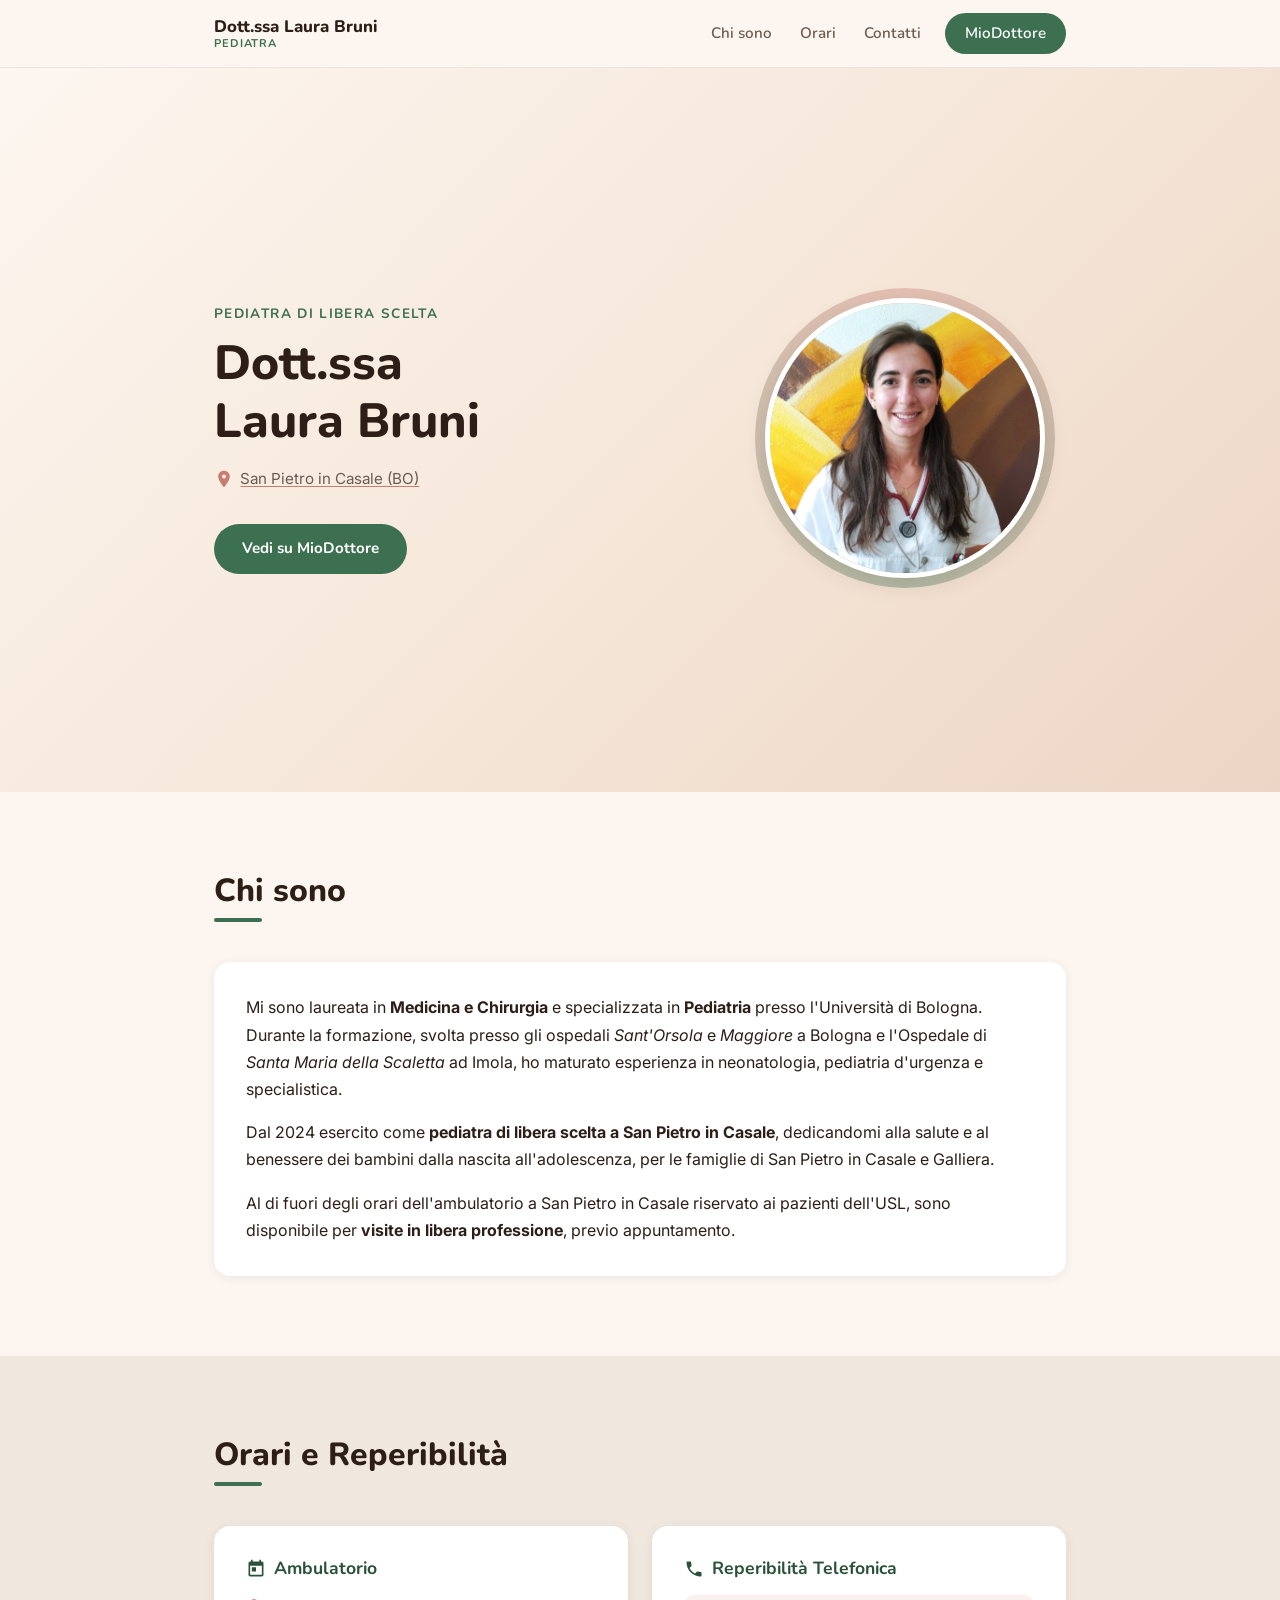
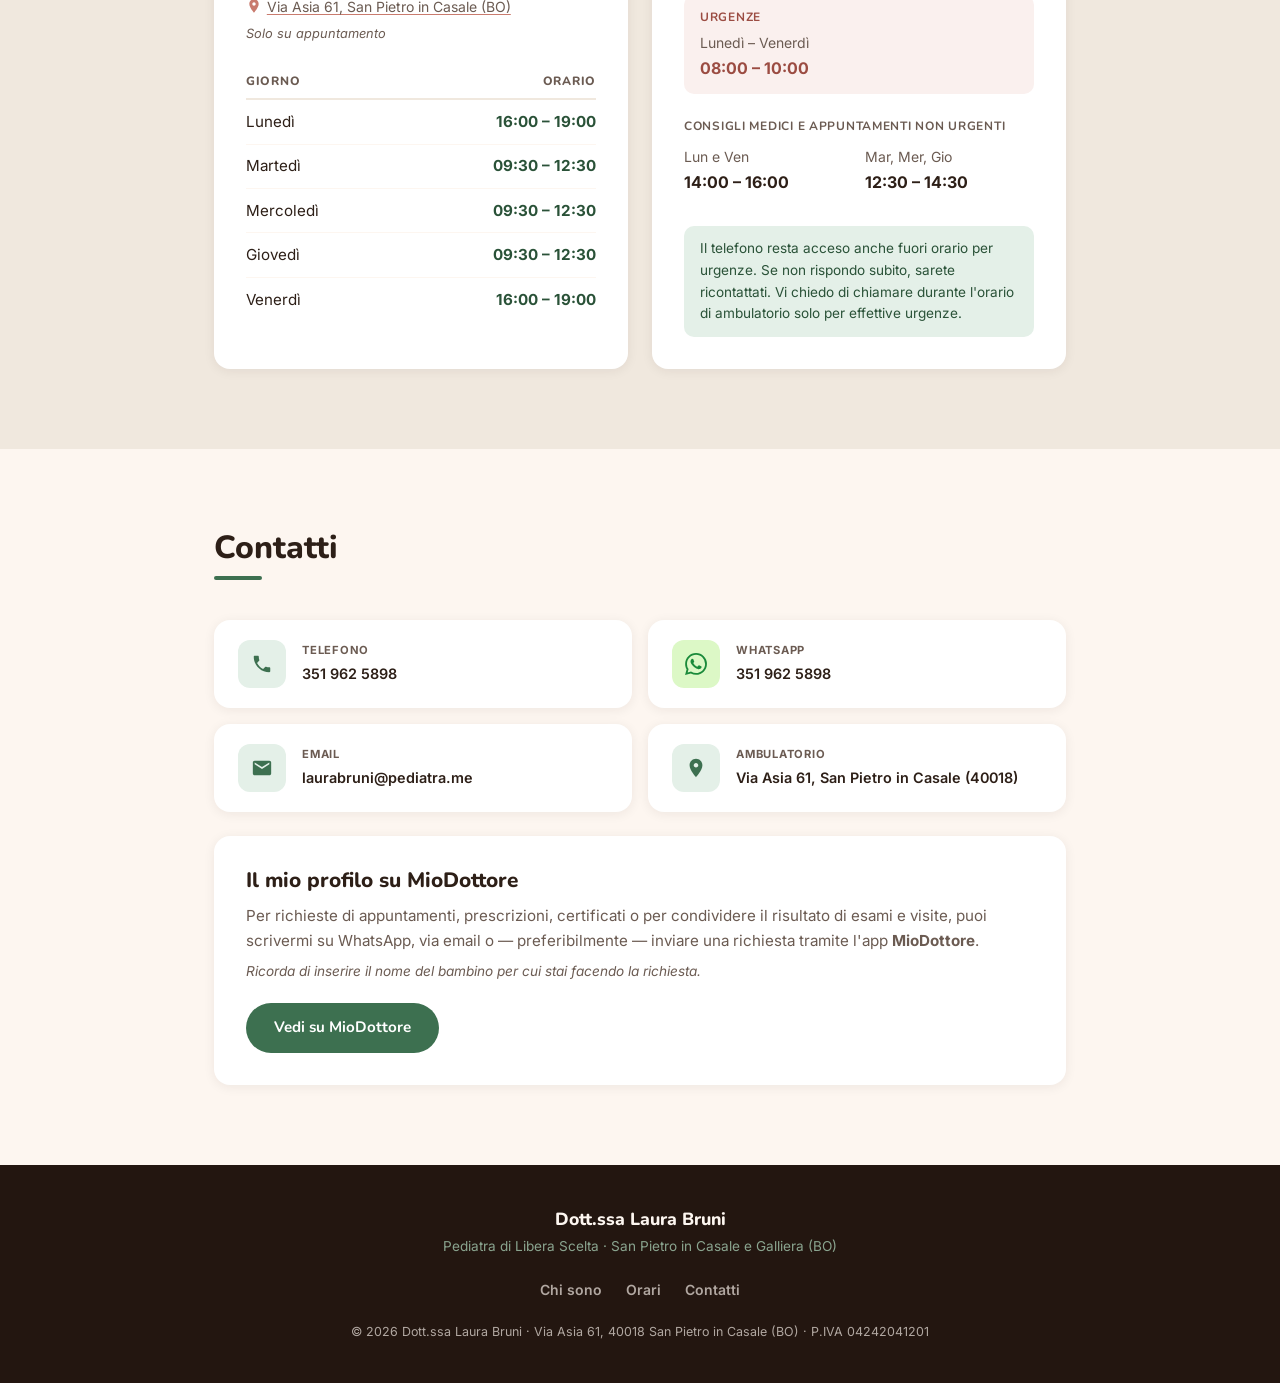
<file: index.html>
<!DOCTYPE html>
<html lang="it">
<head>
  <meta charset="UTF-8">
  <meta name="viewport" content="width=device-width, initial-scale=1.0">
  <meta name="description" content="Dott.ssa Laura Bruni, Pediatra di Libera Scelta a San Pietro in Casale (BO), per le famiglie di San Pietro in Casale e Galliera. Orari ambulatorio, reperibilità e contatti.">
  <meta property="og:title" content="Dott.ssa Laura Bruni – Pediatra a San Pietro in Casale">
  <meta property="og:description" content="Pediatra di Libera Scelta a San Pietro in Casale (BO), per le famiglie di San Pietro in Casale e Galliera. Orari e contatti.">
  <meta property="og:type" content="website">
  <meta property="og:url" content="https://laurabruni.it/">
  <meta property="og:site_name" content="Dott.ssa Laura Bruni – Pediatra">
  <link rel="canonical" href="https://laurabruni.it/">
  <link rel="icon" type="image/svg+xml" href="favicon.svg">
  <title>Dott.ssa Laura Bruni – Pediatra a San Pietro in Casale (BO)</title>
  <script type="application/ld+json">
  {
    "@context": "https://schema.org",
    "@type": "WebSite",
    "name": "Dott.ssa Laura Bruni – Pediatra",
    "alternateName": ["Pediatra Laura Bruni", "Dott.ssa Laura Bruni"],
    "url": "https://laurabruni.it/"
  }
  </script>
  <script type="application/ld+json">
  {
    "@context": "https://schema.org",
    "@type": "Physician",
    "name": "Dott.ssa Laura Bruni",
    "description": "Pediatra di Libera Scelta a San Pietro in Casale (BO), per le famiglie di San Pietro in Casale e Galliera",
    "url": "https://laurabruni.it/",
    "image": "https://laurabruni.it/profilepic.jpg",
    "telephone": "+393519625898",
    "email": "laurabruni@pediatra.me",
    "medicalSpecialty": "Pediatrics",
    "address": {
      "@type": "PostalAddress",
      "streetAddress": "Via Asia 61",
      "postalCode": "40018",
      "addressLocality": "San Pietro in Casale",
      "addressRegion": "BO",
      "addressCountry": "IT"
    },
    "areaServed": [
      { "@type": "City", "name": "San Pietro in Casale" },
      { "@type": "City", "name": "Galliera" }
    ],
    "openingHoursSpecification": [
      { "@type": "OpeningHoursSpecification", "dayOfWeek": ["Monday", "Friday"], "opens": "16:00", "closes": "19:00" },
      { "@type": "OpeningHoursSpecification", "dayOfWeek": ["Tuesday", "Wednesday", "Thursday"], "opens": "09:30", "closes": "12:30" }
    ],
    "sameAs": [
      "https://www.miodottore.it/laura-bruni-2"
    ]
  }
  </script>
  <link rel="preconnect" href="https://fonts.googleapis.com">
  <link rel="preconnect" href="https://fonts.gstatic.com" crossorigin>
  <link href="https://fonts.googleapis.com/css2?family=Nunito:ital,wght@0,400;0,600;0,700;0,800;1,400&family=Inter:wght@400;500;600&display=swap" rel="stylesheet">
  <link rel="stylesheet" href="style.css">
</head>
<body>

  <header class="navbar">
    <div class="navbar-inner container">
      <a href="#home" class="navbar-brand">
        Dott.ssa Laura Bruni
        <span>Pediatra</span>
      </a>
      <input type="checkbox" id="nav-toggle" class="nav-toggle-input" aria-hidden="true">
      <label for="nav-toggle" class="hamburger" aria-label="Apri/chiudi menu">
        <span></span>
        <span></span>
        <span></span>
      </label>
      <nav class="nav-links" aria-label="Navigazione principale">
        <a href="#chi-sono" class="nav-link">Chi sono</a>
        <a href="#orari" class="nav-link">Orari</a>
        <a href="#contatti" class="nav-link">Contatti</a>
        <a href="https://www.miodottore.it/laura-bruni-2" target="_blank" rel="noopener" class="nav-link nav-cta">MioDottore</a>
      </nav>
    </div>
  </header>

  <main>

    <section id="home" class="hero">
      <div class="container hero-inner">
        <div class="hero-text">
          <p class="hero-subtitle">Pediatra di Libera Scelta</p>
          <h1 class="hero-name">Dott.ssa<br>Laura Bruni</h1>
          <p class="hero-location">
            <svg xmlns="http://www.w3.org/2000/svg" viewBox="0 0 24 24" fill="currentColor" aria-hidden="true" class="icon-sm">
              <path d="M12 2C8.13 2 5 5.13 5 9c0 5.25 7 13 7 13s7-7.75 7-13c0-3.87-3.13-7-7-7zm0 9.5c-1.38 0-2.5-1.12-2.5-2.5s1.12-2.5 2.5-2.5 2.5 1.12 2.5 2.5-1.12 2.5-2.5 2.5z"/>
            </svg>
            <a href="https://maps.google.com/?q=Via+Asia+61,+San+Pietro+in+Casale,+BO" target="_blank" rel="noopener">San Pietro in Casale (BO)</a>
          </p>
          <div class="hero-actions">
            <a href="https://www.miodottore.it/laura-bruni-2" target="_blank" rel="noopener" class="btn btn-primary">Vedi su MioDottore</a>
          </div>
        </div>
        <div class="hero-photo">
          <div class="photo-wrapper">
            <img src="profilepic.jpg" alt="Dott.ssa Laura Bruni, Pediatra" class="profile-photo">
          </div>
        </div>
      </div>
    </section>

    <section id="chi-sono" class="section">
      <div class="container">
        <h2 class="section-title">Chi sono</h2>
        <div class="card about-card">
          <p>Mi sono laureata in <strong>Medicina e Chirurgia</strong> e specializzata in <strong>Pediatria</strong> presso l'Università di Bologna. Durante la formazione, svolta presso gli ospedali <em>Sant'Orsola</em> e <em>Maggiore</em> a Bologna e l'Ospedale di <em>Santa Maria della Scaletta</em> ad Imola, ho maturato esperienza in neonatologia, pediatria d'urgenza e specialistica.</p>
          <p>Dal 2024 esercito come <strong>pediatra di libera scelta a San Pietro in Casale</strong>, dedicandomi alla salute e al benessere dei bambini dalla nascita all'adolescenza, per le famiglie di San Pietro in Casale e Galliera.</p>
          <p>Al di fuori degli orari dell'ambulatorio a San Pietro in Casale riservato ai pazienti dell'USL, sono disponibile per <strong>visite in libera professione</strong>, previo appuntamento.</p>
        </div>
      </div>
    </section>

    <section id="orari" class="section section--alt">
      <div class="container">
        <h2 class="section-title">Orari e Reperibilità</h2>
        <div class="orari-grid">

          <div class="card">
            <h3 class="card-title">
              <svg xmlns="http://www.w3.org/2000/svg" viewBox="0 0 24 24" fill="currentColor" aria-hidden="true" class="icon-sm">
                <path d="M19 3h-1V1h-2v2H8V1H6v2H5c-1.11 0-1.99.9-1.99 2L3 19c0 1.1.89 2 2 2h14c1.1 0 2-.9 2-2V5c0-1.1-.9-2-2-2zm0 16H5V8h14v11zM7 10h5v5H7z"/>
              </svg>
              Ambulatorio
            </h3>
            <p class="card-address">
              <svg xmlns="http://www.w3.org/2000/svg" viewBox="0 0 24 24" fill="currentColor" aria-hidden="true" class="icon-xs">
                <path d="M12 2C8.13 2 5 5.13 5 9c0 5.25 7 13 7 13s7-7.75 7-13c0-3.87-3.13-7-7-7zm0 9.5c-1.38 0-2.5-1.12-2.5-2.5s1.12-2.5 2.5-2.5 2.5 1.12 2.5 2.5-1.12 2.5-2.5 2.5z"/>
              </svg>
              <a href="https://maps.google.com/?q=Via+Asia+61,+San+Pietro+in+Casale,+BO" target="_blank" rel="noopener">Via Asia 61, San Pietro in Casale (BO)</a>
            </p>
            <p class="card-note">Solo su appuntamento</p>
            <table class="schedule-table">
              <thead>
                <tr>
                  <th scope="col">Giorno</th>
                  <th scope="col">Orario</th>
                </tr>
              </thead>
              <tbody>
                <tr><td>Lunedì</td><td>16:00 – 19:00</td></tr>
                <tr><td>Martedì</td><td>09:30 – 12:30</td></tr>
                <tr><td>Mercoledì</td><td>09:30 – 12:30</td></tr>
                <tr><td>Giovedì</td><td>09:30 – 12:30</td></tr>
                <tr><td>Venerdì</td><td>16:00 – 19:00</td></tr>
              </tbody>
            </table>
          </div>

          <div class="card">
            <h3 class="card-title">
              <svg xmlns="http://www.w3.org/2000/svg" viewBox="0 0 24 24" fill="currentColor" aria-hidden="true" class="icon-sm">
                <path d="M6.62 10.79c1.44 2.83 3.76 5.14 6.59 6.59l2.2-2.2c.27-.27.67-.36 1.02-.24 1.12.37 2.33.57 3.57.57.55 0 1 .45 1 1V20c0 .55-.45 1-1 1-9.39 0-17-7.61-17-17 0-.55.45-1 1-1h3.5c.55 0 1 .45 1 1 0 1.25.2 2.45.57 3.57.11.35.03.74-.25 1.02l-2.2 2.2z"/>
              </svg>
              Reperibilità Telefonica
            </h3>
            <div class="reperibilita-block reperibilita-urgenze">
              <p class="reperibilita-label">Urgenze</p>
              <p class="reperibilita-days">Lunedì – Venerdì</p>
              <p class="reperibilita-time">08:00 – 10:00</p>
            </div>
            <div class="reperibilita-block">
              <p class="reperibilita-label">Consigli medici e appuntamenti non urgenti</p>
              <div class="reperibilita-row">
                <div>
                  <p class="reperibilita-days">Lun e Ven</p>
                  <p class="reperibilita-time">14:00 – 16:00</p>
                </div>
                <div>
                  <p class="reperibilita-days">Mar, Mer, Gio</p>
                  <p class="reperibilita-time">12:30 – 14:30</p>
                </div>
              </div>
            </div>
            <p class="card-note card-note--info">
              Il telefono resta acceso anche fuori orario per urgenze. Se non rispondo subito, sarete ricontattati. Vi chiedo di chiamare durante l'orario di ambulatorio solo per effettive urgenze.
            </p>
          </div>

        </div>
      </div>
    </section>

    <section id="contatti" class="section">
      <div class="container">
        <h2 class="section-title">Contatti</h2>

        <div class="contacts-grid">

          <a href="tel:+393519625898" class="contact-card">
            <div class="contact-icon">
              <svg xmlns="http://www.w3.org/2000/svg" viewBox="0 0 24 24" fill="currentColor" aria-hidden="true">
                <path d="M6.62 10.79c1.44 2.83 3.76 5.14 6.59 6.59l2.2-2.2c.27-.27.67-.36 1.02-.24 1.12.37 2.33.57 3.57.57.55 0 1 .45 1 1V20c0 .55-.45 1-1 1-9.39 0-17-7.61-17-17 0-.55.45-1 1-1h3.5c.55 0 1 .45 1 1 0 1.25.2 2.45.57 3.57.11.35.03.74-.25 1.02l-2.2 2.2z"/>
              </svg>
            </div>
            <div class="contact-info">
              <span class="contact-label">Telefono</span>
              <span class="contact-value">351 962 5898</span>
            </div>
          </a>

          <a href="https://wa.me/393519625898" target="_blank" rel="noopener" class="contact-card">
            <div class="contact-icon contact-icon--whatsapp">
              <svg xmlns="http://www.w3.org/2000/svg" viewBox="0 0 24 24" fill="currentColor" aria-hidden="true">
                <path d="M17.472 14.382c-.297-.149-1.758-.867-2.03-.967-.273-.099-.471-.148-.67.15-.197.297-.767.966-.94 1.164-.173.199-.347.223-.644.075-.297-.15-1.255-.463-2.39-1.475-.883-.788-1.48-1.761-1.653-2.059-.173-.297-.018-.458.13-.606.134-.133.298-.347.446-.52.149-.174.198-.298.298-.497.099-.198.05-.371-.025-.52-.075-.149-.669-1.612-.916-2.207-.242-.579-.487-.5-.669-.51-.173-.008-.371-.01-.57-.01-.198 0-.52.074-.792.372-.272.297-1.04 1.016-1.04 2.479 0 1.462 1.065 2.875 1.213 3.074.149.198 2.096 3.2 5.077 4.487.709.306 1.262.489 1.694.625.712.227 1.36.195 1.871.118.571-.085 1.758-.719 2.006-1.413.248-.694.248-1.289.173-1.413-.074-.124-.272-.198-.57-.347m-5.421 7.403h-.004a9.87 9.87 0 01-5.031-1.378l-.361-.214-3.741.982.998-3.648-.235-.374a9.86 9.86 0 01-1.51-5.26c.001-5.45 4.436-9.884 9.888-9.884 2.64 0 5.122 1.03 6.988 2.898a9.825 9.825 0 012.893 6.994c-.003 5.45-4.437 9.884-9.885 9.884m8.413-18.297A11.815 11.815 0 0012.05 0C5.495 0 .16 5.335.157 11.892c0 2.096.547 4.142 1.588 5.945L.057 24l6.305-1.654a11.882 11.882 0 005.683 1.448h.005c6.554 0 11.89-5.335 11.893-11.893a11.821 11.821 0 00-3.48-8.413z"/>
              </svg>
            </div>
            <div class="contact-info">
              <span class="contact-label">WhatsApp</span>
              <span class="contact-value">351 962 5898</span>
            </div>
          </a>

          <a href="mailto:laurabruni@pediatra.me" class="contact-card">
            <div class="contact-icon">
              <svg xmlns="http://www.w3.org/2000/svg" viewBox="0 0 24 24" fill="currentColor" aria-hidden="true">
                <path d="M20 4H4c-1.1 0-1.99.9-1.99 2L2 18c0 1.1.9 2 2 2h16c1.1 0 2-.9 2-2V6c0-1.1-.9-2-2-2zm0 4l-8 5-8-5V6l8 5 8-5v2z"/>
              </svg>
            </div>
            <div class="contact-info">
              <span class="contact-label">Email</span>
              <span class="contact-value">laurabruni@pediatra.me</span>
            </div>
          </a>

          <a href="https://maps.google.com/?q=Via+Asia+61,+San+Pietro+in+Casale,+BO" target="_blank" rel="noopener" class="contact-card">
            <div class="contact-icon">
              <svg xmlns="http://www.w3.org/2000/svg" viewBox="0 0 24 24" fill="currentColor" aria-hidden="true">
                <path d="M12 2C8.13 2 5 5.13 5 9c0 5.25 7 13 7 13s7-7.75 7-13c0-3.87-3.13-7-7-7zm0 9.5c-1.38 0-2.5-1.12-2.5-2.5s1.12-2.5 2.5-2.5 2.5 1.12 2.5 2.5-1.12 2.5-2.5 2.5z"/>
              </svg>
            </div>
            <div class="contact-info">
              <span class="contact-label">Ambulatorio</span>
              <span class="contact-value">Via Asia 61, San Pietro in Casale (40018)</span>
            </div>
          </a>

        </div>

        <div class="miodottore-card miodottore-card--solo">
          <div class="miodottore-text">
            <h3>Il mio profilo su MioDottore</h3>
            <p>Per richieste di appuntamenti, prescrizioni, certificati o per condividere il risultato di esami e visite, puoi scrivermi su WhatsApp, via email o — preferibilmente — inviare una richiesta tramite l'app <strong>MioDottore</strong>.</p>
            <p class="miodottore-note">Ricorda di inserire il nome del bambino per cui stai facendo la richiesta.</p>
            <a href="https://www.miodottore.it/laura-bruni-2" target="_blank" rel="noopener" class="btn btn-primary">Vedi su MioDottore</a>
          </div>
        </div>

      </div>
    </section>

  </main>

  <footer class="footer">
    <div class="container footer-inner">
      <div class="footer-brand">
        <p class="footer-name">Dott.ssa Laura Bruni</p>
        <p class="footer-sub">Pediatra di Libera Scelta · San Pietro in Casale e Galliera (BO)</p>
      </div>
      <nav class="footer-nav" aria-label="Footer">
        <a href="#chi-sono">Chi sono</a>
        <a href="#orari">Orari</a>
        <a href="#contatti">Contatti</a>
      </nav>
      <p class="footer-copy">© 2026 Dott.ssa Laura Bruni · Via Asia 61, 40018 San Pietro in Casale (BO) · P.IVA 04242041201</p>
    </div>
  </footer>

  <script>
    document.querySelectorAll('.nav-link').forEach(function(link) {
      link.addEventListener('click', function() {
        document.getElementById('nav-toggle').checked = false;
      });
    });
  </script>

</body>
</html>
</file>
<file: style.css>
/* ===== VARIABLES ===== */
:root {
  --bg: #FDF6F0;
  --bg-alt: #F0E8DE;
  --accent: #3D7050;
  --accent-dark: #2A5238;
  --accent-light: #E4F0E8;
  --peach: #C97B6E;
  --peach-light: #FAF0EE;
  --text: #2D1F17;
  --text-muted: #6B5B52;
  --white: #FFFFFF;
  --shadow-sm: 0 2px 12px rgba(45, 31, 23, 0.07);
  --shadow-md: 0 6px 24px rgba(45, 31, 23, 0.12);
  --radius: 16px;
  --radius-sm: 10px;
  --navbar-h: 68px;
}

/* ===== RESET ===== */
*, *::before, *::after { box-sizing: border-box; margin: 0; padding: 0; }

html {
  scroll-behavior: smooth;
  scroll-padding-top: var(--navbar-h);
}

body {
  font-family: 'Inter', system-ui, sans-serif;
  background: var(--bg);
  color: var(--text);
  line-height: 1.7;
  font-size: 1rem;
}

h1, h2, h3 { font-family: 'Nunito', system-ui, sans-serif; line-height: 1.2; }

a { color: inherit; text-decoration: none; }

img { max-width: 100%; display: block; }

/* ===== LAYOUT ===== */
.container { max-width: 900px; margin: 0 auto; padding: 0 1.5rem; }

.section { padding: 5rem 0; }

.section--alt { background: var(--bg-alt); }

.section-title {
  font-size: 2rem;
  font-weight: 800;
  margin-bottom: 2.5rem;
  display: inline-block;
}

.section-title::after {
  content: '';
  display: block;
  width: 48px;
  height: 4px;
  background: var(--accent);
  border-radius: 2px;
  margin-top: 8px;
}

.card {
  background: var(--white);
  border-radius: var(--radius);
  padding: 2rem;
  box-shadow: var(--shadow-sm);
}

/* ===== BUTTONS ===== */
.btn {
  display: inline-block;
  padding: 0.75rem 1.75rem;
  border-radius: 50px;
  font-family: 'Nunito', sans-serif;
  font-weight: 700;
  font-size: 0.95rem;
  transition: transform 0.15s, box-shadow 0.15s, background 0.15s;
  border: none;
  cursor: pointer;
}

.btn:hover { transform: translateY(-2px); box-shadow: var(--shadow-md); }

.btn-primary { background: var(--accent); color: var(--white); }
.btn-primary:hover { background: var(--accent-dark); }

.btn-secondary { background: var(--white); color: var(--accent); border: 2px solid var(--accent); }
.btn-secondary:hover { background: var(--accent-light); }

/* ===== ICONS ===== */
.icon-sm { width: 20px; height: 20px; flex-shrink: 0; }
.icon-xs { width: 16px; height: 16px; flex-shrink: 0; }

/* ===== NAVBAR ===== */
.navbar {
  position: sticky;
  top: 0;
  z-index: 100;
  height: var(--navbar-h);
  background: rgba(253, 246, 240, 0.96);
  backdrop-filter: blur(8px);
  -webkit-backdrop-filter: blur(8px);
  border-bottom: 1px solid rgba(45, 31, 23, 0.08);
}

.navbar-inner {
  display: flex;
  align-items: center;
  justify-content: space-between;
  height: 100%;
  gap: 1rem;
}

.navbar-brand {
  font-family: 'Nunito', sans-serif;
  font-weight: 800;
  font-size: 1.05rem;
  color: var(--text);
  display: flex;
  flex-direction: column;
  line-height: 1.2;
  flex-shrink: 0;
}

.navbar-brand span {
  font-size: 0.7rem;
  font-weight: 700;
  color: var(--accent);
  letter-spacing: 0.08em;
  text-transform: uppercase;
}

.nav-toggle-input { display: none; }

.hamburger {
  display: none;
  flex-direction: column;
  gap: 5px;
  cursor: pointer;
  padding: 8px;
  border-radius: var(--radius-sm);
  transition: background 0.15s;
}

.hamburger:hover { background: var(--bg-alt); }

.hamburger span {
  display: block;
  width: 24px;
  height: 2.5px;
  background: var(--text);
  border-radius: 2px;
  transition: transform 0.3s ease, opacity 0.3s ease;
}

.nav-links {
  display: flex;
  align-items: center;
  gap: 0.25rem;
}

.nav-link {
  font-family: 'Nunito', sans-serif;
  font-weight: 600;
  font-size: 0.95rem;
  padding: 0.5rem 0.75rem;
  border-radius: var(--radius-sm);
  color: var(--text-muted);
  transition: color 0.15s, background 0.15s;
}

.nav-link:hover { color: var(--text); background: var(--bg-alt); }

.nav-cta {
  background: var(--accent);
  color: var(--white) !important;
  padding: 0.5rem 1.25rem;
  border-radius: 50px;
  margin-left: 0.5rem;
  transition: background 0.15s !important;
}

.nav-cta:hover { background: var(--accent-dark) !important; }

/* ===== HERO ===== */
.hero {
  padding: 5rem 0 4rem;
  background: linear-gradient(135deg, var(--bg) 0%, #F5E6D8 55%, #EDD5C5 100%);
  min-height: calc(88vh - var(--navbar-h));
  display: flex;
  align-items: center;
}

.hero-inner {
  display: grid;
  grid-template-columns: 3fr 2fr;
  gap: 3rem;
  align-items: center;
}

.hero-subtitle {
  font-family: 'Nunito', sans-serif;
  font-weight: 700;
  font-size: 0.85rem;
  letter-spacing: 0.1em;
  text-transform: uppercase;
  color: var(--accent);
  margin-bottom: 0.6rem;
}

.hero-name {
  font-size: clamp(2.2rem, 5vw, 3rem);
  font-weight: 800;
  color: var(--text);
  margin-bottom: 1rem;
}

.hero-location {
  display: flex;
  align-items: center;
  gap: 0.4rem;
  color: var(--text-muted);
  font-size: 0.95rem;
  margin-bottom: 2rem;
}

.hero-location .icon-sm { color: var(--peach); }

.hero-actions { display: flex; flex-wrap: wrap; gap: 0.75rem; }

.hero-photo {
  display: flex;
  justify-content: center;
  align-items: center;
}

.photo-wrapper {
  position: relative;
  width: min(280px, 100%);
}

.photo-wrapper::before {
  content: '';
  position: absolute;
  inset: -10px;
  border-radius: 50%;
  background: conic-gradient(var(--peach), var(--accent), var(--peach));
  opacity: 0.35;
  z-index: 0;
}

.profile-photo {
  width: 100%;
  aspect-ratio: 1 / 1;
  object-fit: cover;
  object-position: center 20%;
  border-radius: 50%;
  position: relative;
  z-index: 1;
  border: 5px solid var(--white);
  box-shadow: var(--shadow-md);
}

/* ===== CHI SONO ===== */
.about-card p + p { margin-top: 1rem; }

/* ===== ORARI ===== */
.orari-grid {
  display: grid;
  grid-template-columns: 1fr 1fr;
  gap: 1.5rem;
}

.card-title {
  font-family: 'Nunito', sans-serif;
  font-weight: 700;
  font-size: 1.1rem;
  color: var(--accent-dark);
  display: flex;
  align-items: center;
  gap: 0.5rem;
  margin-bottom: 1rem;
}

.card-address {
  display: flex;
  align-items: flex-start;
  gap: 0.3rem;
  font-size: 0.875rem;
  color: var(--text-muted);
  margin-bottom: 0.25rem;
}

.card-address .icon-xs { color: var(--peach); margin-top: 3px; }

.hero-location a,
.card-address a {
  color: inherit;
  text-decoration: underline;
  text-decoration-color: var(--peach);
  text-underline-offset: 2px;
}

.hero-location a:hover,
.card-address a:hover { color: var(--accent); }

.card-note {
  font-size: 0.8rem;
  color: var(--text-muted);
  font-style: italic;
  margin-bottom: 1.25rem;
}

.card-note--info {
  font-style: normal;
  background: var(--accent-light);
  color: var(--accent-dark);
  padding: 0.75rem 1rem;
  border-radius: var(--radius-sm);
  margin-top: 1rem;
  margin-bottom: 0;
  font-size: 0.85rem;
  line-height: 1.6;
}

.schedule-table {
  width: 100%;
  border-collapse: collapse;
}

.schedule-table th {
  text-align: left;
  font-family: 'Nunito', sans-serif;
  font-weight: 800;
  font-size: 0.75rem;
  letter-spacing: 0.06em;
  text-transform: uppercase;
  color: var(--text-muted);
  padding: 0.4rem 0.5rem 0.4rem 0;
  border-bottom: 2px solid var(--bg-alt);
}

.schedule-table td {
  padding: 0.55rem 0.5rem 0.55rem 0;
  font-size: 0.95rem;
  border-bottom: 1px solid var(--bg);
}

.schedule-table tbody tr:last-child td { border-bottom: none; }

.schedule-table tbody tr:hover td { background: var(--peach-light); }

.schedule-table th:last-child {
  text-align: right;
  padding-right: 0;
  font-weight: 800;
}

.schedule-table td:last-child {
  font-weight: 700;
  color: var(--accent-dark);
  text-align: right;
  padding-right: 0;
}

.reperibilita-block {
  padding: 0.9rem 0;
  border-bottom: 1px solid var(--bg);
}

.reperibilita-block:last-of-type { border-bottom: none; }

.reperibilita-urgenze {
  background: var(--peach-light);
  border-radius: var(--radius-sm);
  padding: 0.75rem 1rem !important;
  border-bottom: none !important;
  margin-bottom: 0.5rem;
}

.reperibilita-label {
  font-family: 'Nunito', sans-serif;
  font-weight: 700;
  font-size: 0.75rem;
  letter-spacing: 0.06em;
  text-transform: uppercase;
  color: var(--text-muted);
  margin-bottom: 0.2rem;
}

.reperibilita-urgenze .reperibilita-label { color: #9B4C42; }

.reperibilita-days { font-size: 0.875rem; color: var(--text-muted); }

.reperibilita-time { font-weight: 700; font-size: 1rem; color: var(--text); }

.reperibilita-urgenze .reperibilita-time { color: #9B4C42; }

.reperibilita-row {
  display: grid;
  grid-template-columns: 1fr 1fr;
  gap: 0.75rem;
  margin-top: 0.5rem;
}

/* ===== CONTATTI ===== */
.contacts-grid {
  display: grid;
  grid-template-columns: 1fr 1fr;
  gap: 1rem;
  margin-bottom: 1.5rem;
}

.contact-card {
  display: flex;
  align-items: center;
  gap: 1rem;
  background: var(--white);
  border-radius: var(--radius);
  padding: 1.25rem 1.5rem;
  box-shadow: var(--shadow-sm);
  transition: transform 0.15s, box-shadow 0.15s;
}

a.contact-card:hover {
  transform: translateY(-3px);
  box-shadow: var(--shadow-md);
}

.contact-icon {
  width: 48px;
  height: 48px;
  border-radius: 12px;
  background: var(--accent-light);
  color: var(--accent);
  display: flex;
  align-items: center;
  justify-content: center;
  flex-shrink: 0;
}

.contact-icon svg { width: 22px; height: 22px; }

.contact-icon--whatsapp { background: #DCF8C6; color: #1A8A3A; }

.contact-info { display: flex; flex-direction: column; min-width: 0; }

.contact-label {
  font-size: 0.7rem;
  font-weight: 700;
  letter-spacing: 0.07em;
  text-transform: uppercase;
  color: var(--text-muted);
  margin-bottom: 0.1rem;
}

.contact-value {
  font-weight: 600;
  font-size: 0.9rem;
  color: var(--text);
  word-break: break-word;
}

.miodottore-card {
  background: var(--white);
  border-radius: var(--radius);
  padding: 2rem;
  box-shadow: var(--shadow-sm);
  display: grid;
  grid-template-columns: 1fr auto;
  gap: 2rem;
  align-items: center;
}

.miodottore-card--solo {
  grid-template-columns: 1fr;
}

.miodottore-text h3 {
  font-size: 1.3rem;
  font-weight: 800;
  margin-bottom: 0.75rem;
}

.miodottore-text p {
  color: var(--text-muted);
  font-size: 0.95rem;
  margin-bottom: 0.5rem;
  line-height: 1.6;
}

.miodottore-note { font-size: 0.85rem !important; font-style: italic; margin-bottom: 1.25rem !important; }

.qr-placeholder {
  width: 140px;
  height: 140px;
  border: 2px dashed var(--accent-light);
  border-radius: var(--radius-sm);
  display: flex;
  flex-direction: column;
  align-items: center;
  justify-content: center;
  gap: 0.4rem;
  color: var(--text-muted);
  text-align: center;
  padding: 0.75rem;
}

.qr-placeholder svg { width: 40px; height: 40px; color: var(--accent-light); }

.qr-placeholder p { font-size: 0.7rem; line-height: 1.3; }

.qr-note { font-size: 0.65rem !important; color: var(--peach) !important; font-style: italic; }

.qr-image {
  width: 140px;
  height: 140px;
  object-fit: contain;
  border-radius: var(--radius-sm);
  border: 1px solid var(--bg-alt);
}

/* ===== FOOTER ===== */
.footer {
  background: #231610;
  color: rgba(253, 246, 240, 0.65);
  padding: 2.5rem 0;
}

.footer-inner {
  display: flex;
  flex-direction: column;
  align-items: center;
  gap: 1.25rem;
  text-align: center;
}

.footer-name {
  font-family: 'Nunito', sans-serif;
  font-weight: 800;
  font-size: 1.1rem;
  color: var(--bg);
}

.footer-sub { font-size: 0.85rem; color: rgba(164, 200, 175, 0.8); }

.footer-nav { display: flex; gap: 1.5rem; }

.footer-nav a {
  font-size: 0.875rem;
  font-weight: 600;
  transition: color 0.15s;
}

.footer-nav a:hover { color: var(--bg); }

.footer-copy { font-size: 0.78rem; }

/* ===== RESPONSIVE: tablet ===== */
@media (max-width: 768px) {

  .hamburger { display: flex; }

  .nav-links {
    display: none;
    position: absolute;
    top: var(--navbar-h);
    left: 0;
    right: 0;
    background: var(--bg);
    flex-direction: column;
    align-items: stretch;
    padding: 0.75rem 1.5rem 1.5rem;
    box-shadow: 0 8px 24px rgba(45, 31, 23, 0.13);
    gap: 0.25rem;
    z-index: 200;
  }

  .nav-link { padding: 0.75rem 1rem; }

  .nav-cta { margin-left: 0; text-align: center; margin-top: 0.5rem; }

  .nav-toggle-input:checked ~ .nav-links { display: flex; }

  .nav-toggle-input:checked + .hamburger span:nth-child(1) {
    transform: rotate(45deg) translate(5px, 5.5px);
  }

  .nav-toggle-input:checked + .hamburger span:nth-child(2) {
    opacity: 0;
    transform: scaleX(0);
  }

  .nav-toggle-input:checked + .hamburger span:nth-child(3) {
    transform: rotate(-45deg) translate(5px, -5.5px);
  }

  .hero { padding: 3rem 0 3rem; min-height: auto; }

  .hero-inner {
    grid-template-columns: 1fr;
    text-align: center;
    gap: 2.5rem;
  }

  .hero-text { order: 2; }

  .hero-photo { order: 1; }

  .photo-wrapper { width: min(200px, 65vw); }

  .hero-location { justify-content: center; }

  .hero-actions { justify-content: center; }

  .orari-grid { grid-template-columns: 1fr; }

  .contacts-grid { grid-template-columns: 1fr; }

  .miodottore-card { grid-template-columns: 1fr; }

  .miodottore-qr { display: flex; justify-content: center; }

  .section-title { font-size: 1.7rem; }

  .section { padding: 3.5rem 0; }
}

/* ===== RESPONSIVE: mobile ===== */
@media (max-width: 480px) {
  .hero-name { font-size: 2rem; }

  .hero-actions { flex-direction: column; align-items: center; }

  .btn { width: 100%; max-width: 280px; text-align: center; }

  .reperibilita-row { grid-template-columns: 1fr; }

  .card { padding: 1.5rem; }
}
</file>
